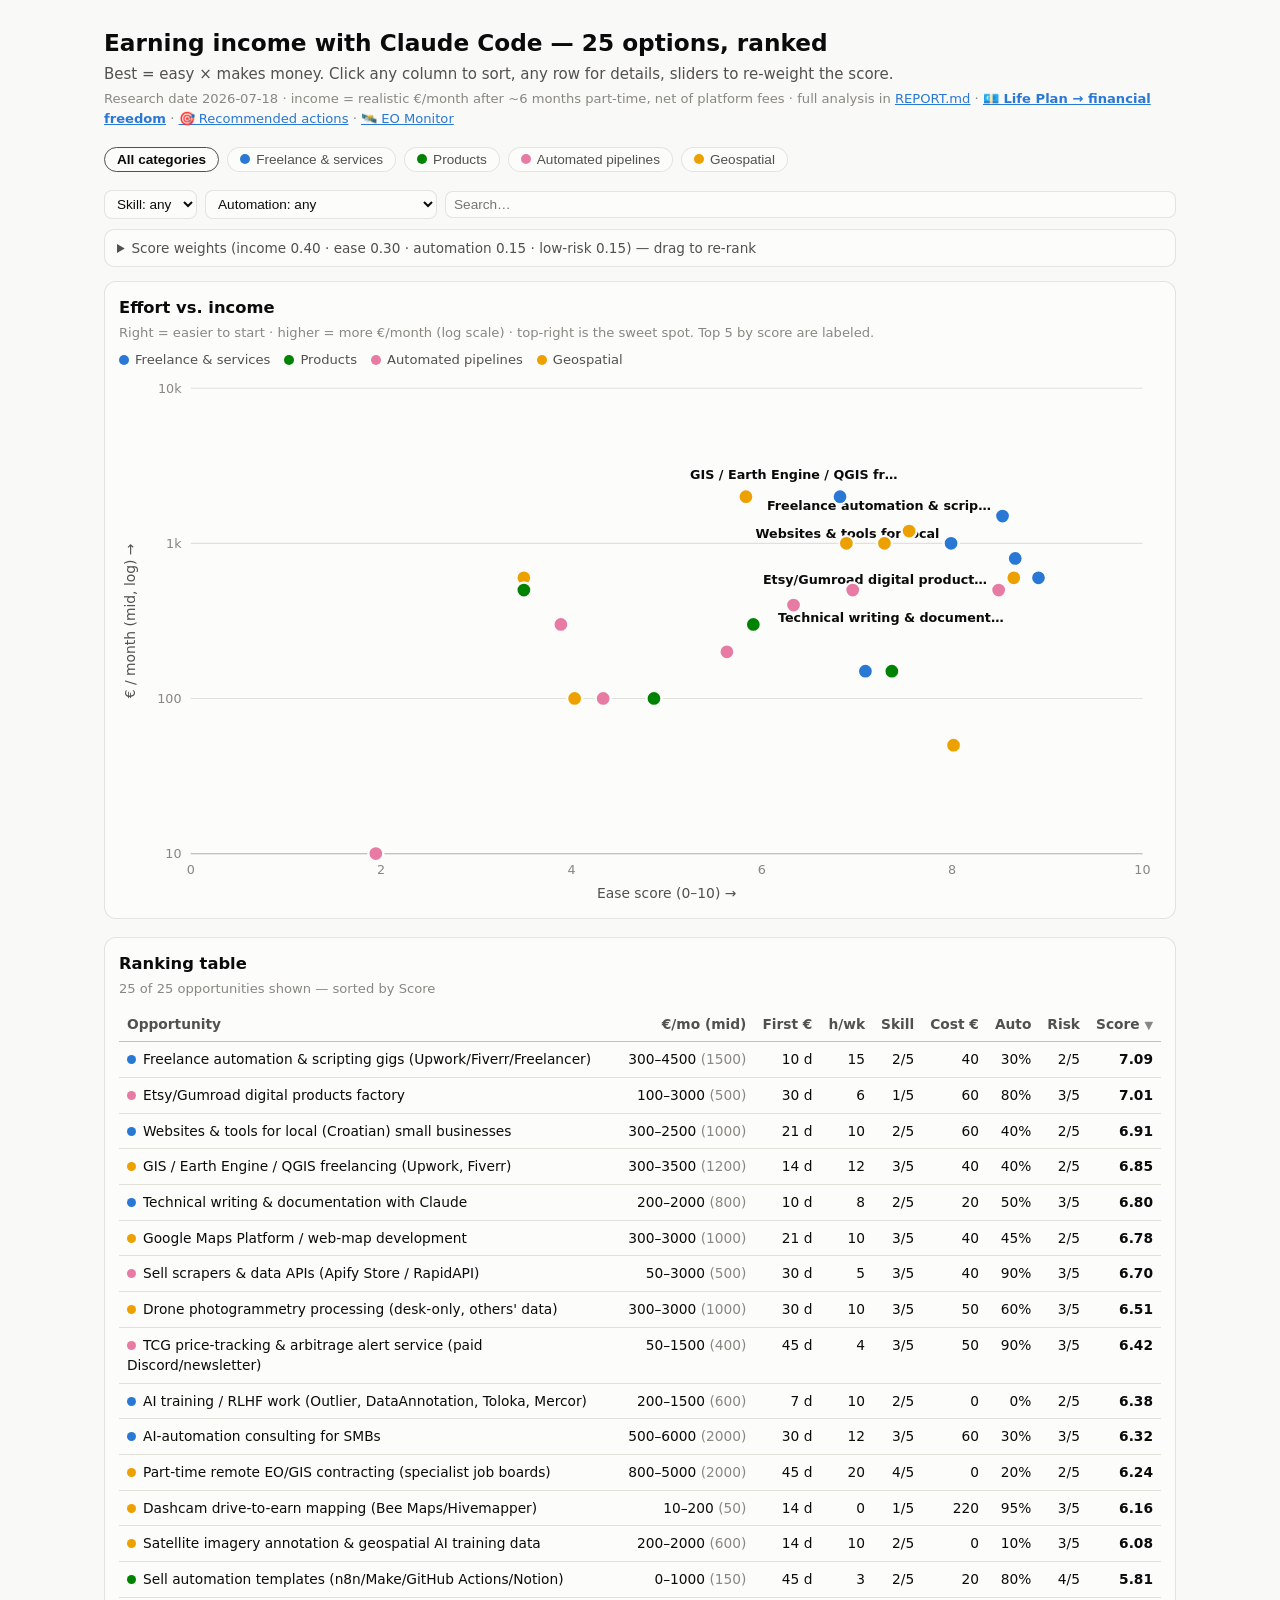
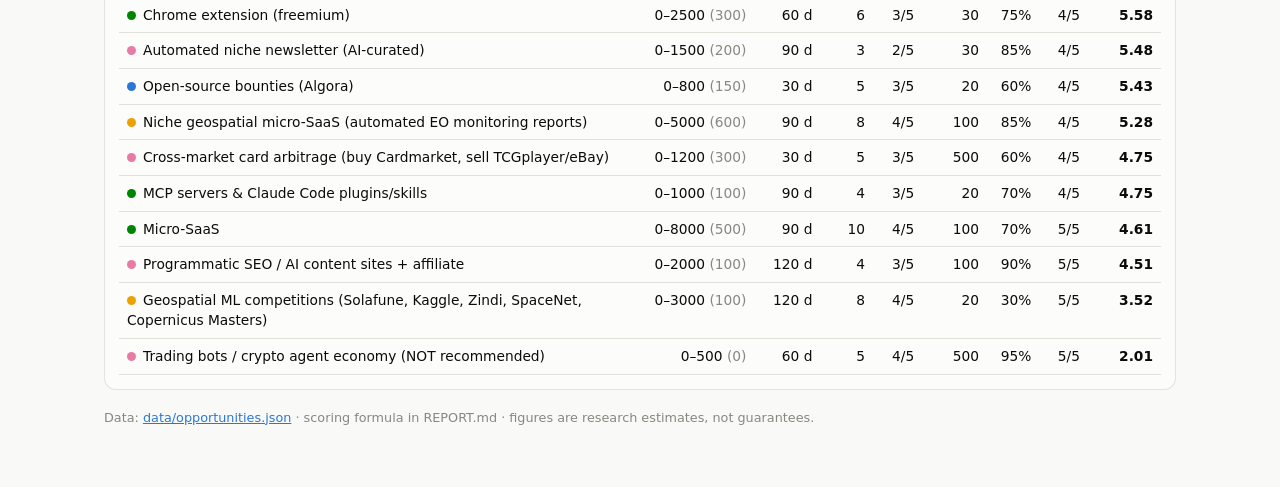
<file: index.html>
<!DOCTYPE html>
<html lang="en">
<head>
<meta charset="utf-8">
<meta http-equiv="refresh" content="0; url=site/">
<meta name="theme-color" content="#1a1a19">
<title>Claude Code Income Opportunities</title>
<script>location.replace("site/" + location.hash);</script>
</head>
<body style="background:#0d0d0d;color:#c3c2b7;font-family:system-ui,sans-serif;padding:2rem">
<a href="site/" style="color:#3987e5">Open the Income Opportunities Dashboard →</a>
</body>
</html>
</file>
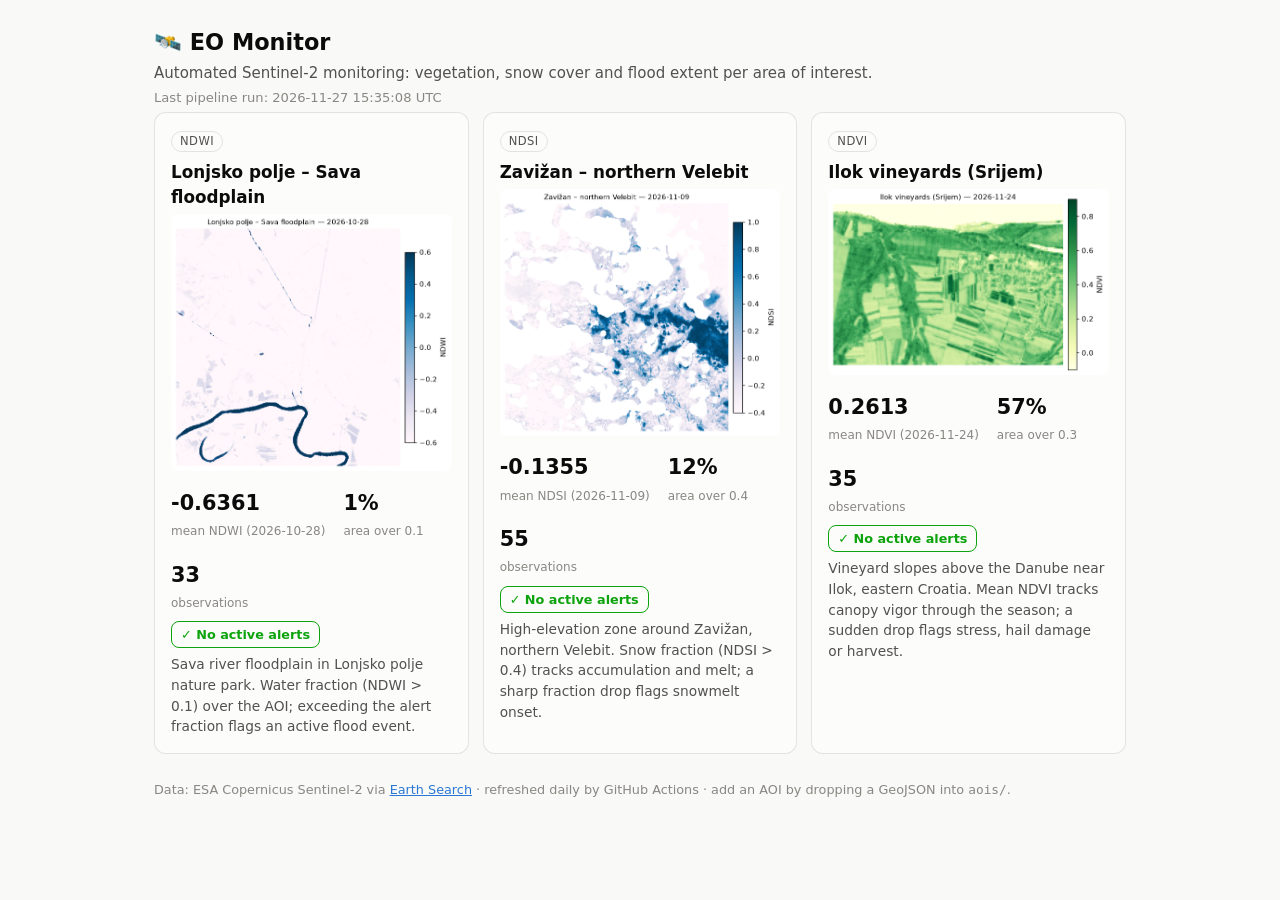
<file: eo-monitor/index.html>
<!DOCTYPE html>
<html lang="en">
<head>
<meta charset="utf-8">
<meta http-equiv="refresh" content="0; url=site/">
<meta name="theme-color" content="#1a1a19">
<title>EO Monitor</title>
<script>location.replace("site/" + location.hash);</script>
</head>
<body style="background:#0d0d0d;color:#c3c2b7;font-family:system-ui,sans-serif;padding:2rem">
<a href="site/" style="color:#3987e5">Open EO Monitor →</a>
</body>
</html>
</file>
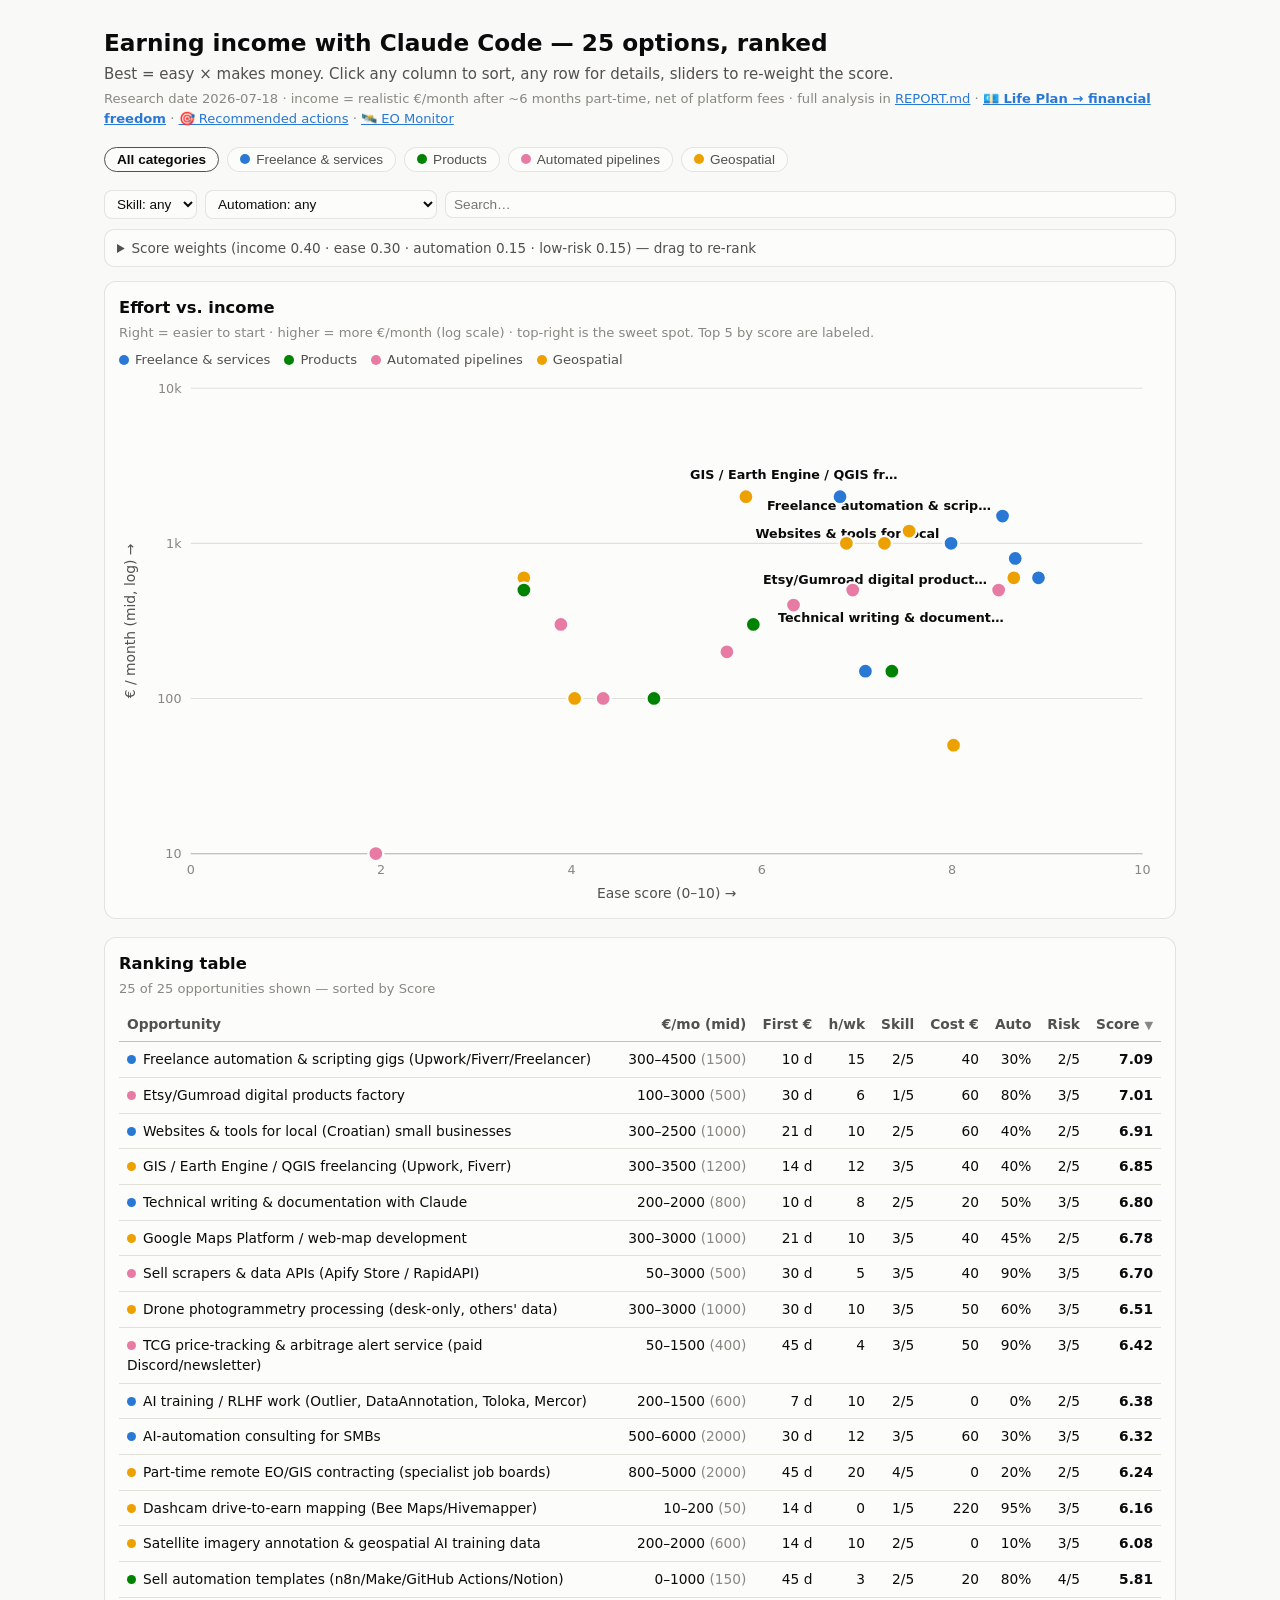
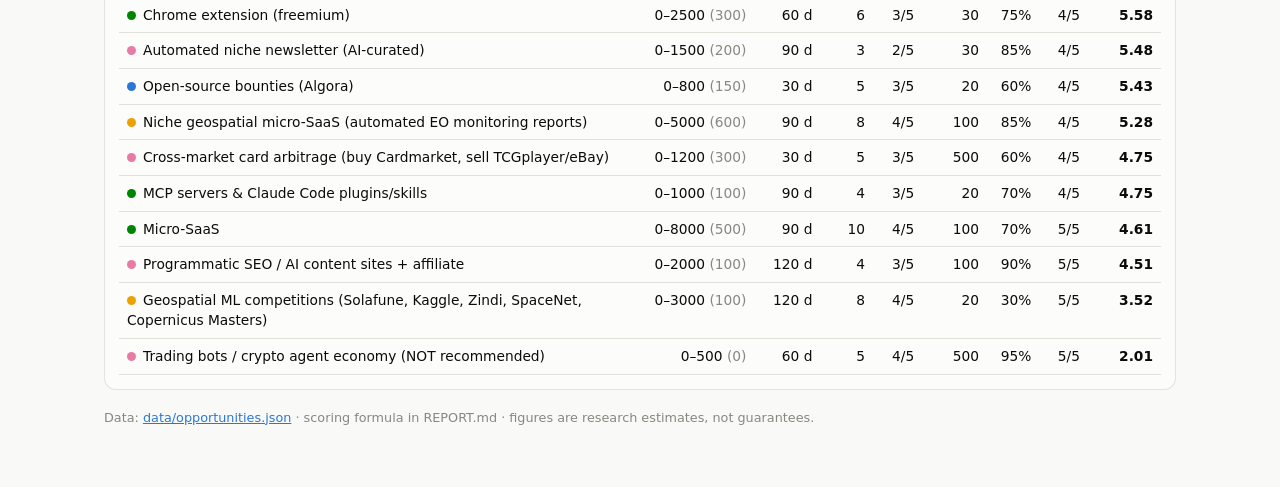
<file: site/index.html>
<!DOCTYPE html>
<html lang="en">
<head>
<meta charset="utf-8">
<meta name="viewport" content="width=device-width, initial-scale=1">
<title>Claude Code Income Opportunities — Dashboard</title>
<link rel="icon" href="data:image/svg+xml,<svg xmlns='http://www.w3.org/2000/svg' viewBox='0 0 100 100'><text y='.9em' font-size='90'>💶</text></svg>">
<style>
  :root {
    color-scheme: light;
    --page: #f9f9f7; --surface-1: #fcfcfb;
    --text-primary: #0b0b0b; --text-secondary: #52514e; --muted: #898781;
    --grid: #e1e0d9; --baseline: #c3c2b7; --border: rgba(11,11,11,.10);
    --cat-freelance: #2a78d6; --cat-product: #008300;
    --cat-automated: #e87ba4; --cat-geospatial: #eda100;
    --accent: #2a78d6;
  }
  @media (prefers-color-scheme: dark) {
    :root:not([data-theme="light"]) {
      color-scheme: dark;
      --page: #0d0d0d; --surface-1: #1a1a19;
      --text-primary: #ffffff; --text-secondary: #c3c2b7; --muted: #898781;
      --grid: #2c2c2a; --baseline: #383835; --border: rgba(255,255,255,.10);
      --cat-freelance: #3987e5; --cat-product: #008300;
      --cat-automated: #d55181; --cat-geospatial: #c98500;
      --accent: #3987e5;
    }
  }
  :root[data-theme="dark"] {
    color-scheme: dark;
    --page: #0d0d0d; --surface-1: #1a1a19;
    --text-primary: #ffffff; --text-secondary: #c3c2b7; --muted: #898781;
    --grid: #2c2c2a; --baseline: #383835; --border: rgba(255,255,255,.10);
    --cat-freelance: #3987e5; --cat-product: #008300;
    --cat-automated: #d55181; --cat-geospatial: #c98500;
    --accent: #3987e5;
  }
  * { box-sizing: border-box; }
  body {
    margin: 0; background: var(--page); color: var(--text-primary);
    font: 15px/1.5 system-ui, -apple-system, "Segoe UI", sans-serif;
  }
  .wrap { max-width: 1100px; margin: 0 auto; padding: 20px 14px 60px; }
  header h1 { font-size: 1.45rem; margin: 6px 0 2px; }
  header p { color: var(--text-secondary); margin: 0 0 4px; }
  header .small { font-size: .82rem; color: var(--muted); }
  a { color: var(--accent); }

  .controls {
    display: flex; flex-wrap: wrap; gap: 8px; align-items: center;
    margin: 18px 0 10px;
  }
  .chip {
    border: 1px solid var(--border); background: var(--surface-1);
    color: var(--text-secondary); border-radius: 999px; padding: 4px 12px;
    cursor: pointer; font-size: .85rem; display: inline-flex; align-items: center; gap: 6px;
  }
  .chip .dot { width: 10px; height: 10px; border-radius: 50%; display: inline-block; }
  .chip.active { color: var(--text-primary); border-color: var(--text-secondary); font-weight: 600; }
  .controls select, .controls input[type=search] {
    background: var(--surface-1); color: var(--text-primary);
    border: 1px solid var(--border); border-radius: 8px; padding: 5px 8px; font-size: .85rem;
  }
  .controls input[type=search] { min-width: 160px; flex: 1; }

  details.weights {
    background: var(--surface-1); border: 1px solid var(--border);
    border-radius: 10px; padding: 8px 12px; margin: 0 0 14px; font-size: .85rem;
  }
  details.weights summary { cursor: pointer; color: var(--text-secondary); }
  .wrow { display: flex; align-items: center; gap: 8px; margin: 6px 0; flex-wrap: wrap; }
  .wrow label { width: 130px; color: var(--text-secondary); }
  .wrow output { width: 40px; text-align: right; font-variant-numeric: tabular-nums; }
  .wrow input[type=range] { flex: 1; min-width: 120px; accent-color: var(--accent); }

  .card {
    background: var(--surface-1); border: 1px solid var(--border);
    border-radius: 12px; padding: 14px; margin-bottom: 18px;
  }
  .card h2 { font-size: 1.02rem; margin: 0 0 2px; }
  .card .sub { font-size: .82rem; color: var(--muted); margin: 0 0 8px; }
  .legend { display: flex; flex-wrap: wrap; gap: 14px; font-size: .82rem; color: var(--text-secondary); margin: 6px 0 2px; }
  .legend span { display: inline-flex; align-items: center; gap: 6px; }
  .legend .dot { width: 10px; height: 10px; border-radius: 50%; }

  #scatterbox { position: relative; }
  #scatter { width: 100%; height: auto; display: block; }
  #tooltip {
    position: absolute; pointer-events: none; display: none; z-index: 5;
    background: var(--surface-1); color: var(--text-primary);
    border: 1px solid var(--border); border-radius: 8px;
    box-shadow: 0 4px 14px rgba(0,0,0,.18);
    padding: 8px 10px; font-size: .8rem; max-width: 260px;
  }
  #tooltip .t-name { font-weight: 600; }
  #tooltip .t-meta { color: var(--text-secondary); }

  .tablebox { overflow-x: auto; }
  table { border-collapse: collapse; width: 100%; font-size: .86rem; min-width: 860px; }
  th, td { text-align: left; padding: 7px 8px; border-bottom: 1px solid var(--grid); vertical-align: top; }
  th {
    cursor: pointer; user-select: none; white-space: nowrap;
    color: var(--text-secondary); font-weight: 600; border-bottom: 1px solid var(--baseline);
    position: sticky; top: 0; background: var(--surface-1);
  }
  th .arr { font-size: .7rem; color: var(--muted); }
  td.num, th.num { text-align: right; font-variant-numeric: tabular-nums; white-space: nowrap; }
  tr.datarow { cursor: pointer; }
  tr.datarow:hover td { background: rgba(128,128,128,.07); }
  .catmark { display: inline-block; width: 9px; height: 9px; border-radius: 50%; margin-right: 7px; }
  .score { font-weight: 700; }
  tr.detail td {
    background: rgba(128,128,128,.05); font-size: .84rem; color: var(--text-secondary);
    padding: 12px 14px;
  }
  tr.detail .cols { display: grid; grid-template-columns: 1fr 1fr; gap: 10px 24px; }
  @media (max-width: 700px) { tr.detail .cols { grid-template-columns: 1fr; } }
  tr.detail h4 { margin: 0 0 4px; color: var(--text-primary); font-size: .84rem; }
  tr.detail ol { margin: 0 0 8px 18px; padding: 0; }
  tr.detail p { margin: 0 0 8px; }
  .risknote { color: var(--muted); font-size: .78rem; }
  footer { color: var(--muted); font-size: .8rem; margin-top: 8px; }
</style>
</head>
<body>
<div class="wrap">
  <header>
    <h1>Earning income with Claude Code — 25 options, ranked</h1>
    <p>Best = easy × makes money. Click any column to sort, any row for details, sliders to re-weight the score.</p>
    <p class="small">Research date 2026-07-18 · income = realistic €/month after ~6 months part-time, net of platform fees · full analysis in <a href="../REPORT.md">REPORT.md</a> · <a href="lifeplan.html"><b>💶 Life Plan → financial freedom</b></a> · <a href="actions.html">🎯 Recommended actions</a> · <a href="../eo-monitor/site/index.html">🛰️ EO Monitor</a></p>
  </header>

  <div class="controls" id="catchips"></div>
  <div class="controls">
    <select id="maxskill">
      <option value="5">Skill: any</option>
      <option value="1">Skill ≤ 1</option>
      <option value="2">Skill ≤ 2</option>
      <option value="3">Skill ≤ 3</option>
      <option value="4">Skill ≤ 4</option>
    </select>
    <select id="minauto">
      <option value="0">Automation: any</option>
      <option value="50">Automation ≥ 50%</option>
      <option value="80">Automation ≥ 80% (set &amp; forget)</option>
      <option value="90">Automation ≥ 90%</option>
    </select>
    <input type="search" id="search" placeholder="Search…" aria-label="Search opportunities">
  </div>

  <details class="weights">
    <summary>Score weights (income 0.40 · ease 0.30 · automation 0.15 · low-risk 0.15) — drag to re-rank</summary>
    <div class="wrow"><label for="w-income">Income</label><input type="range" id="w-income" min="0" max="100" value="40"><output id="o-income">0.40</output></div>
    <div class="wrow"><label for="w-ease">Ease</label><input type="range" id="w-ease" min="0" max="100" value="30"><output id="o-ease">0.30</output></div>
    <div class="wrow"><label for="w-auto">Automation</label><input type="range" id="w-auto" min="0" max="100" value="15"><output id="o-auto">0.15</output></div>
    <div class="wrow"><label for="w-risk">Low risk</label><input type="range" id="w-risk" min="0" max="100" value="15"><output id="o-risk">0.15</output></div>
  </details>

  <div class="card">
    <h2>Effort vs. income</h2>
    <p class="sub">Right = easier to start · higher = more €/month (log scale) · top-right is the sweet spot. Top 5 by score are labeled.</p>
    <div class="legend" id="legend"></div>
    <div id="scatterbox">
      <svg id="scatter" viewBox="0 0 900 460" role="img" aria-label="Scatter plot of ease score versus monthly income for each opportunity"></svg>
      <div id="tooltip"></div>
    </div>
  </div>

  <div class="card">
    <h2>Ranking table</h2>
    <p class="sub" id="count"></p>
    <div class="tablebox">
      <table id="tbl">
        <thead><tr id="headrow"></tr></thead>
        <tbody id="tbody"></tbody>
      </table>
    </div>
  </div>

  <footer>Data: <a href="../data/opportunities.json">data/opportunities.json</a> · scoring formula in REPORT.md · figures are research estimates, not guarantees.</footer>
</div>

<script>
"use strict";
const CATS = ["freelance", "product", "automated", "geospatial"];
const CATLABEL = { freelance: "Freelance & services", product: "Products", automated: "Automated pipelines", geospatial: "Geospatial" };
const catColor = c => getComputedStyle(document.documentElement).getPropertyValue("--cat-" + c).trim();

const clamp = (x, lo = 0, hi = 10) => Math.max(lo, Math.min(hi, x));
function subscores(o) {
  const income = clamp(10 * Math.log10(Math.max(o.income_mid, 1)) / Math.log10(20000));
  const ease = ((5 - o.skill) / 4 * 10
    + clamp(10 - o.time_to_first_eur_days / 90 * 10)
    + clamp(10 - o.upfront_cost_eur / 500 * 10)) / 3;
  return { income, ease, automation: o.automation_pct / 10, lowrisk: (5 - o.risk) / 4 * 10 };
}
function totalScore(o, w) {
  const s = subscores(o);
  const sum = w.income + w.ease + w.auto + w.risk || 1;
  return (w.income * s.income + w.ease * s.ease + w.auto * s.automation + w.risk * s.lowrisk) / sum;
}

const state = {
  data: [], cat: "all", maxskill: 5, minauto: 0, q: "",
  sortKey: "total", sortDir: -1, open: null,
  w: { income: 40, ease: 30, auto: 15, risk: 15 },
};

const COLS = [
  { key: "name", label: "Opportunity", num: false },
  { key: "income_mid", label: "€/mo (mid)", num: true },
  { key: "time_to_first_eur_days", label: "First €", num: true },
  { key: "hours_per_week", label: "h/wk", num: true },
  { key: "skill", label: "Skill", num: true },
  { key: "upfront_cost_eur", label: "Cost €", num: true },
  { key: "automation_pct", label: "Auto", num: true },
  { key: "risk", label: "Risk", num: true },
  { key: "total", label: "Score", num: true },
];

function filtered() {
  const q = state.q.toLowerCase();
  return state.data
    .filter(o => (state.cat === "all" || o.category === state.cat)
      && o.skill <= state.maxskill
      && o.automation_pct >= state.minauto
      && (!q || (o.name + " " + o.description).toLowerCase().includes(q)))
    .map(o => ({ ...o, total: totalScore(o, state.w) }))
    .sort((a, b) => {
      const k = state.sortKey;
      const av = a[k], bv = b[k];
      const cmp = typeof av === "string" ? av.localeCompare(bv) : av - bv;
      return cmp * state.sortDir || b.total - a.total;
    });
}

function renderChips() {
  const el = document.getElementById("catchips");
  el.innerHTML = "";
  const mk = (val, label, color) => {
    const b = document.createElement("button");
    b.className = "chip" + (state.cat === val ? " active" : "");
    if (color) b.innerHTML = `<span class="dot" style="background:${color}"></span>`;
    b.appendChild(document.createTextNode(label));
    b.onclick = () => { state.cat = val; render(); };
    el.appendChild(b);
  };
  mk("all", "All categories", null);
  CATS.forEach(c => mk(c, CATLABEL[c], catColor(c)));
}

function renderLegend() {
  document.getElementById("legend").innerHTML = CATS.map(c =>
    `<span><span class="dot" style="background:${catColor(c)}"></span>${CATLABEL[c]}</span>`).join("");
}

function fmtIncome(o) { return `${o.income_low}–${o.income_high} <span style="color:var(--muted)">(${o.income_mid})</span>`; }

function renderTable(rows) {
  const head = document.getElementById("headrow");
  head.innerHTML = "";
  COLS.forEach(c => {
    const th = document.createElement("th");
    if (c.num) th.className = "num";
    th.innerHTML = c.label + (state.sortKey === c.key ? ` <span class="arr">${state.sortDir < 0 ? "▼" : "▲"}</span>` : "");
    th.onclick = () => {
      if (state.sortKey === c.key) state.sortDir *= -1;
      else { state.sortKey = c.key; state.sortDir = c.key === "name" ? 1 : -1; }
      render();
    };
    head.appendChild(th);
  });

  const tb = document.getElementById("tbody");
  tb.innerHTML = "";
  rows.forEach(o => {
    const tr = document.createElement("tr");
    tr.className = "datarow";
    tr.innerHTML =
      `<td><span class="catmark" style="background:${catColor(o.category)}"></span>${o.name}</td>` +
      `<td class="num">${fmtIncome(o)}</td>` +
      `<td class="num">${o.time_to_first_eur_days} d</td>` +
      `<td class="num">${o.hours_per_week}</td>` +
      `<td class="num">${o.skill}/5</td>` +
      `<td class="num">${o.upfront_cost_eur}</td>` +
      `<td class="num">${o.automation_pct}%</td>` +
      `<td class="num">${o.risk}/5</td>` +
      `<td class="num score">${o.total.toFixed(2)}</td>`;
    tr.onclick = () => { state.open = state.open === o.id ? null : o.id; render(); };
    tb.appendChild(tr);
    if (state.open === o.id) {
      const dr = document.createElement("tr");
      dr.className = "detail";
      const steps = o.first_steps.map(s => `<li>${s}</li>`).join("");
      const links = o.links.map(u => `<a href="${u}" target="_blank" rel="noopener">${new URL(u).hostname.replace("www.", "")}</a>`).join(" · ");
      dr.innerHTML = `<td colspan="${COLS.length}"><div class="cols">
        <div><h4>What & why</h4><p>${o.description}</p><p class="risknote">Croatia: ${o.croatia_notes}</p></div>
        <div><h4>First 3 steps</h4><ol>${steps}</ol><h4>Sources</h4><p>${links}</p></div>
      </div></td>`;
      tb.appendChild(dr);
    }
  });
  document.getElementById("count").textContent =
    `${rows.length} of ${state.data.length} opportunities shown — sorted by ${COLS.find(c => c.key === state.sortKey).label}`;
}

function renderScatter(rows) {
  const svg = document.getElementById("scatter");
  const W = 900, H = 460, L = 62, R = 16, T = 14, B = 44;
  const x = v => L + (v / 10) * (W - L - R);
  const yMin = Math.log10(10), yMax = Math.log10(10000);
  const y = eur => {
    const lv = Math.log10(Math.max(eur, 10));
    return T + (1 - (lv - yMin) / (yMax - yMin)) * (H - T - B);
  };
  let g = "";
  [10, 100, 1000, 10000].forEach(v => {
    g += `<line x1="${L}" y1="${y(v)}" x2="${W - R}" y2="${y(v)}" stroke="var(--grid)" stroke-width="1"/>` +
      `<text x="${L - 8}" y="${y(v) + 4}" text-anchor="end" font-size="11" fill="var(--muted)">${v >= 1000 ? (v / 1000) + "k" : v}</text>`;
  });
  [0, 2, 4, 6, 8, 10].forEach(v => {
    g += `<text x="${x(v)}" y="${H - B + 18}" text-anchor="middle" font-size="11" fill="var(--muted)">${v}</text>`;
  });
  g += `<line x1="${L}" y1="${H - B}" x2="${W - R}" y2="${H - B}" stroke="var(--baseline)" stroke-width="1"/>`;
  g += `<text x="${(L + W - R) / 2}" y="${H - 6}" text-anchor="middle" font-size="12" fill="var(--text-secondary)">Ease score (0–10) →</text>`;
  g += `<text x="14" y="${(T + H - B) / 2}" text-anchor="middle" font-size="12" fill="var(--text-secondary)" transform="rotate(-90 14 ${(T + H - B) / 2})">€ / month (mid, log) →</text>`;

  const top5 = [...rows].sort((a, b) => b.total - a.total).slice(0, 5).map(o => o.id);
  const placedLabels = [];
  rows.forEach(o => {
    const s = subscores(o);
    const cx = x(s.ease), cy = y(o.income_mid);
    g += `<g class="pt" data-id="${o.id}">` +
      `<circle cx="${cx}" cy="${cy}" r="14" fill="transparent"/>` +
      `<circle cx="${cx}" cy="${cy}" r="6.5" fill="${catColor(o.category)}" stroke="var(--surface-1)" stroke-width="2"/>`;
    if (top5.includes(o.id)) {
      let short = o.name.split(" (")[0];
      if (short.length > 30) short = short.slice(0, 28) + "…";
      const wpx = short.length * 6.4 + 4;
      const anchor = cx > W - (wpx + 30) ? "end" : "start";
      const lx = anchor === "end" ? cx - 10 - wpx : cx + 10;
      // greedy vertical de-overlap against already-placed label boxes
      let ly = cy - 9;
      for (const dy of [0, 24, -22, 42, -40, 60]) {
        const cand = cy - 9 + dy;
        const clash = placedLabels.some(b =>
          lx < b.x + b.w && lx + wpx > b.x && Math.abs(cand - b.y) < 15);
        if (!clash) { ly = cand; break; }
      }
      placedLabels.push({ x: lx, y: ly, w: wpx });
      g += `<text x="${anchor === "end" ? cx - 10 : cx + 10}" y="${ly + 4}" text-anchor="${anchor}" font-size="11" font-weight="600" fill="var(--text-primary)" stroke="var(--surface-1)" stroke-width="3" paint-order="stroke">${short}</text>`;
    }
    g += `</g>`;
  });
  svg.innerHTML = g;

  const tip = document.getElementById("tooltip");
  const byId = Object.fromEntries(rows.map(o => [o.id, o]));
  svg.querySelectorAll("g.pt").forEach(el => {
    el.addEventListener("pointerenter", () => {
      const o = byId[el.dataset.id];
      tip.innerHTML = `<div class="t-name">${o.name}</div>` +
        `<div class="t-meta">${CATLABEL[o.category]} · score ${o.total.toFixed(2)}</div>` +
        `<div>€${o.income_low}–${o.income_high}/mo · first € in ${o.time_to_first_eur_days} d</div>` +
        `<div class="t-meta">skill ${o.skill}/5 · ${o.automation_pct}% automated · risk ${o.risk}/5</div>`;
      tip.style.display = "block";
    });
    el.addEventListener("pointermove", ev => {
      const box = document.getElementById("scatterbox").getBoundingClientRect();
      let px = ev.clientX - box.left + 14, py = ev.clientY - box.top + 12;
      if (px + 270 > box.width) px -= 290;
      tip.style.left = px + "px"; tip.style.top = py + "px";
    });
    el.addEventListener("pointerleave", () => { tip.style.display = "none"; });
  });
}

function render() {
  const rows = filtered();
  renderChips();
  renderLegend();
  renderScatter(rows);
  renderTable(rows);
}

["income", "ease", "auto", "risk"].forEach(k => {
  const inp = document.getElementById("w-" + k);
  inp.addEventListener("input", () => {
    state.w[k] = +inp.value;
    const sum = state.w.income + state.w.ease + state.w.auto + state.w.risk || 1;
    for (const kk of ["income", "ease", "auto", "risk"])
      document.getElementById("o-" + kk).textContent = (state.w[kk] / sum).toFixed(2);
    render();
  });
});
document.getElementById("maxskill").addEventListener("change", e => { state.maxskill = +e.target.value; render(); });
document.getElementById("minauto").addEventListener("change", e => { state.minauto = +e.target.value; render(); });
document.getElementById("search").addEventListener("input", e => { state.q = e.target.value; render(); });
window.matchMedia("(prefers-color-scheme: dark)").addEventListener("change", render);

fetch("../data/opportunities.json")
  .then(r => r.json())
  .then(d => { state.data = d.opportunities; render(); })
  .catch(() => {
    document.getElementById("count").textContent =
      "Could not load data/opportunities.json — serve the repo root (python -m http.server) and open /site/, don't open the file directly.";
  });
</script>
</body>
</html>
</file>
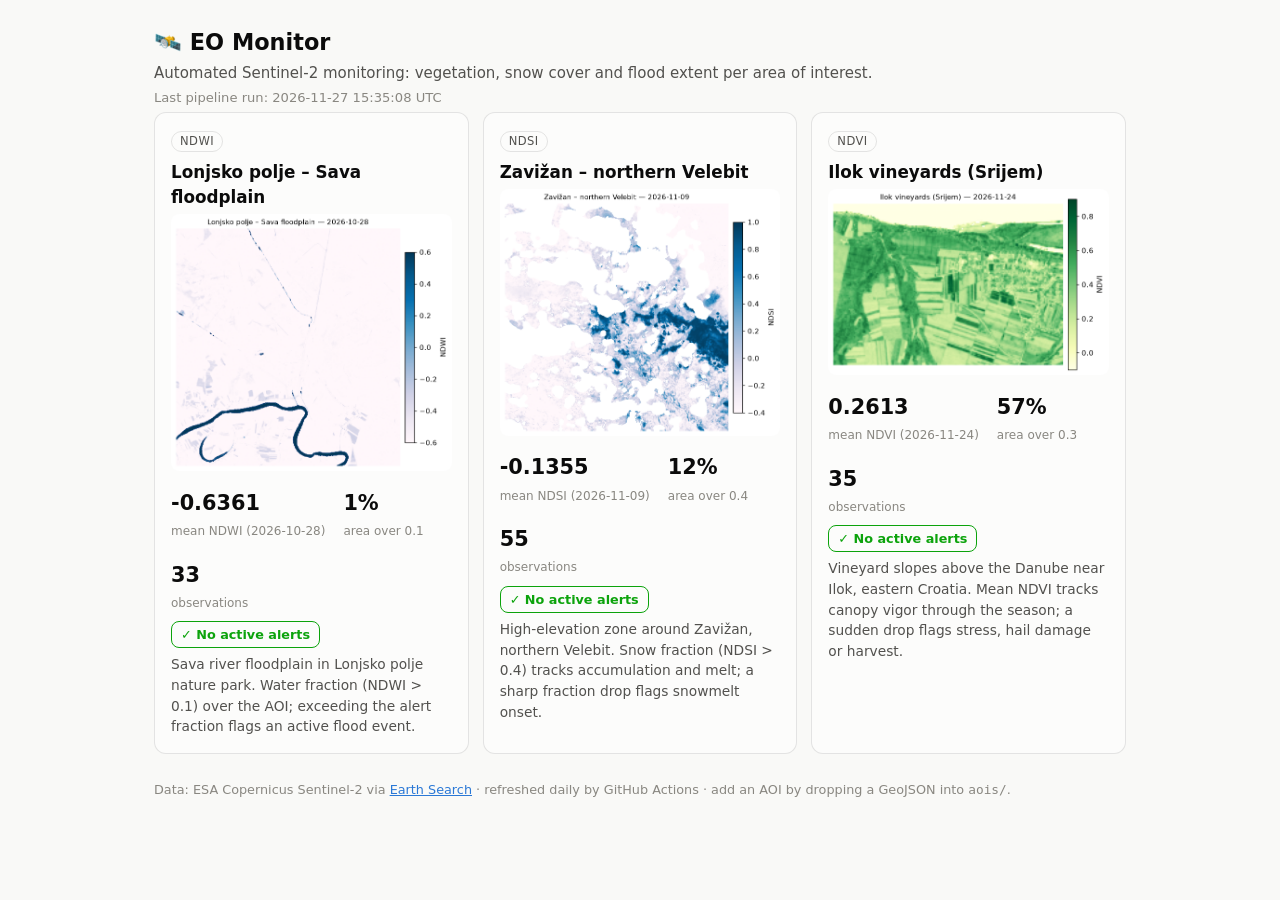
<file: eo-monitor/site/index.html>
<!DOCTYPE html>
<html lang="en">
<head>
<meta charset="utf-8">
<meta name="viewport" content="width=device-width, initial-scale=1">
<title>EO Monitor — Sentinel-2 AOI reports</title>
<link rel="stylesheet" href="style.css">
<link rel="icon" href="data:image/svg+xml,<svg xmlns='http://www.w3.org/2000/svg' viewBox='0 0 100 100'><text y='.9em' font-size='90'>🛰️</text></svg>">
</head>
<body>
<div class="wrap">
  <header>
    <h1>🛰️ EO Monitor</h1>
    <p>Automated Sentinel-2 monitoring: vegetation, snow cover and flood extent per area of interest.</p>
    <p class="small" id="generated">Loading…</p>
  </header>
  <div class="cards" id="cards"></div>
  <footer>Data: ESA Copernicus Sentinel-2 via <a href="https://earth-search.aws.element84.com/v1">Earth Search</a> · refreshed daily by GitHub Actions · add an AOI by dropping a GeoJSON into <code>aois/</code>.</footer>
</div>
<script>
"use strict";
const FLAG_LABEL = { flood_detected: "⚠ Flood detected", ndvi_drop: "⚠ Vegetation drop", snowmelt_onset: "⚠ Snowmelt onset" };
fetch("../data/index.json").then(r => r.json()).then(d => {
  document.getElementById("generated").textContent =
    "Last pipeline run: " + d.generated.replace("T", " ").replace("+00:00", " UTC");
  const cards = document.getElementById("cards");
  d.aois.forEach(a => {
    const latest = a.latest || {};
    const flags = (latest.flags || []).map(f => `<span class="flag">${FLAG_LABEL[f] || f}</span>`).join("")
      || `<span class="flag ok">✓ No active alerts</span>`;
    const lastMap = a.maps && a.maps.length ? `../data/${a.id}/${a.maps[a.maps.length - 1]}` : null;
    const el = document.createElement("div");
    el.className = "card";
    el.innerHTML =
      `<span class="tag">${a.index_label}</span>` +
      `<h2><a href="aoi.html?id=${a.id}">${a.name}</a></h2>` +
      (lastMap ? `<a href="aoi.html?id=${a.id}"><img class="mapimg" src="${lastMap}" alt="Latest ${a.index_label} map of ${a.name}"></a>` : "") +
      `<div class="stat-row">` +
      `<span class="stat"><span class="v">${latest.mean_index ?? "–"}</span><br><span class="l">mean ${a.index_label} (${latest.date ?? "no data"})</span></span>` +
      `<span class="stat"><span class="v">${latest.frac_above != null ? Math.round(latest.frac_above * 100) + "%" : "–"}</span><br><span class="l">area over ${a.index_threshold}</span></span>` +
      `<span class="stat"><span class="v">${a.n_observations}</span><br><span class="l">observations</span></span>` +
      `</div>` + flags +
      `<p class="desc">${a.description}</p>`;
    cards.appendChild(el);
  });
}).catch(() => {
  document.getElementById("generated").textContent =
    "Could not load data/index.json — serve the repo root (python -m http.server) and open /site/.";
});
</script>
</body>
</html>
</file>
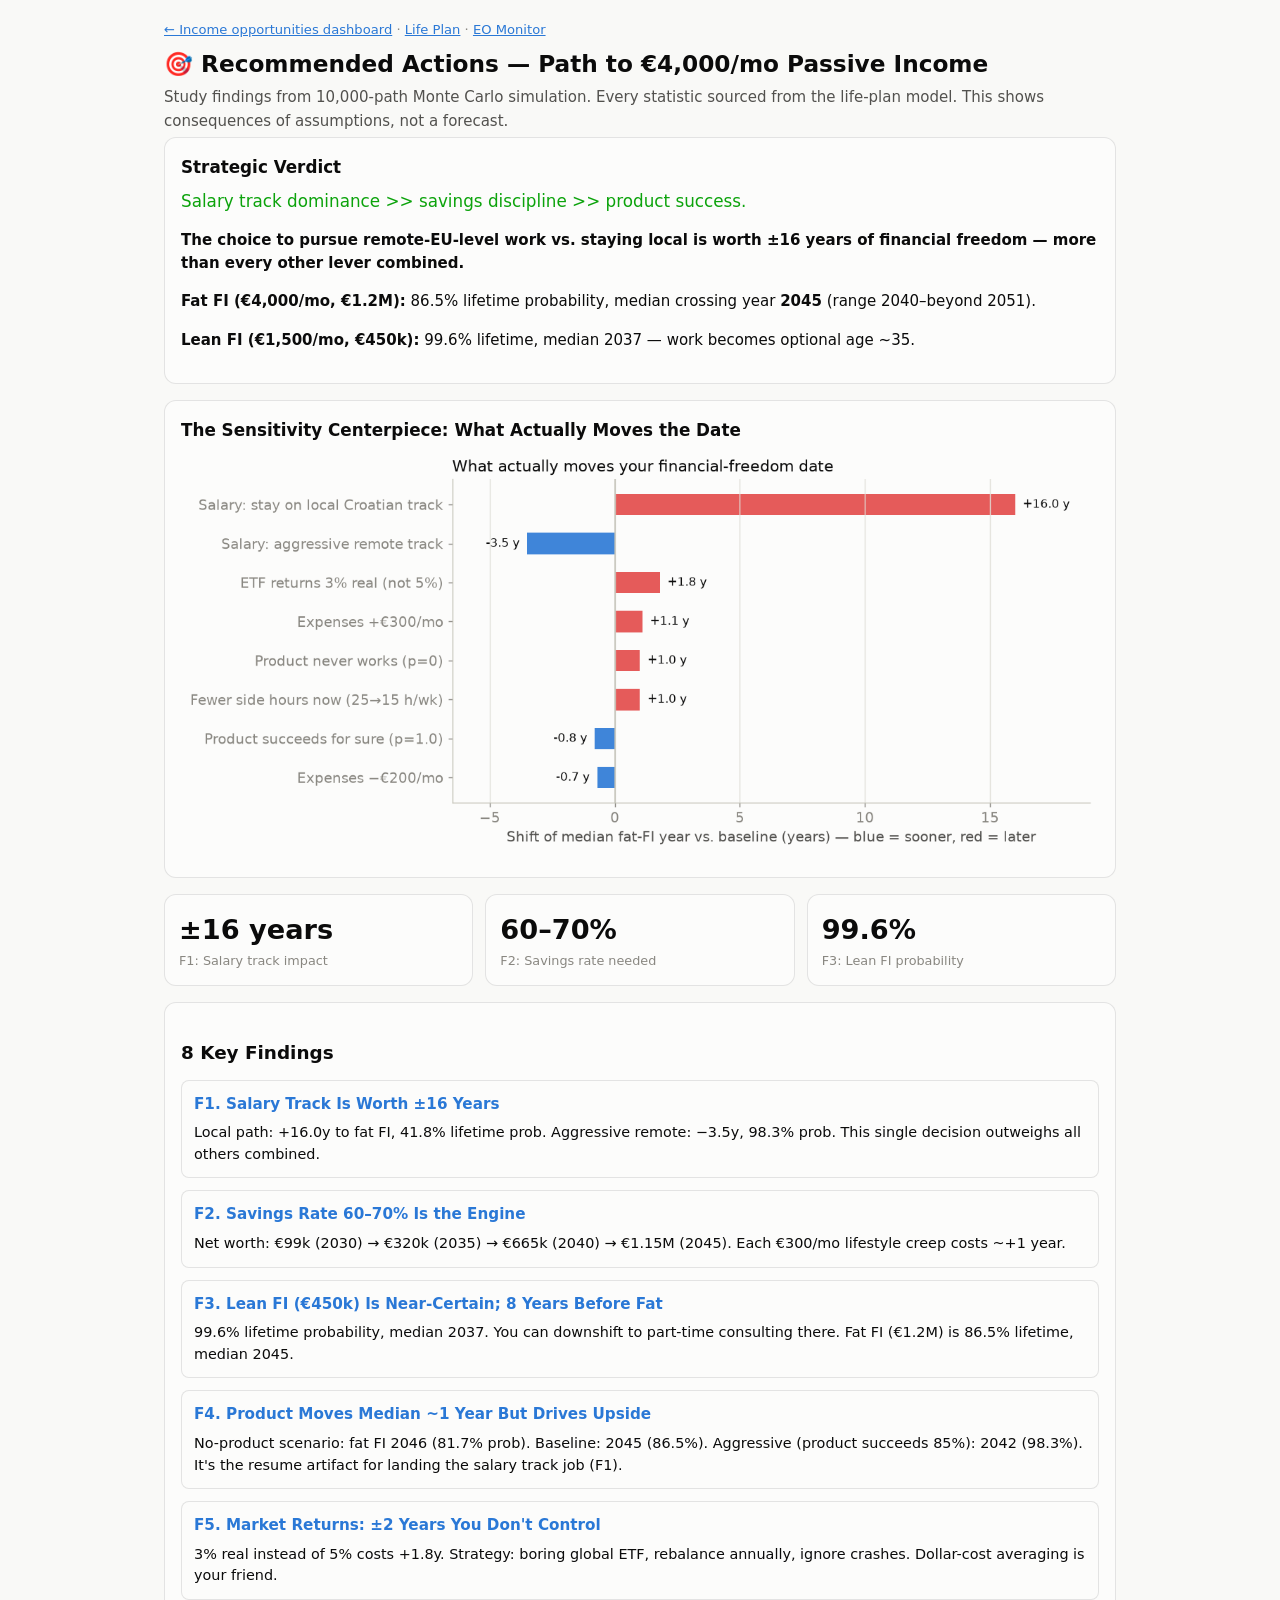
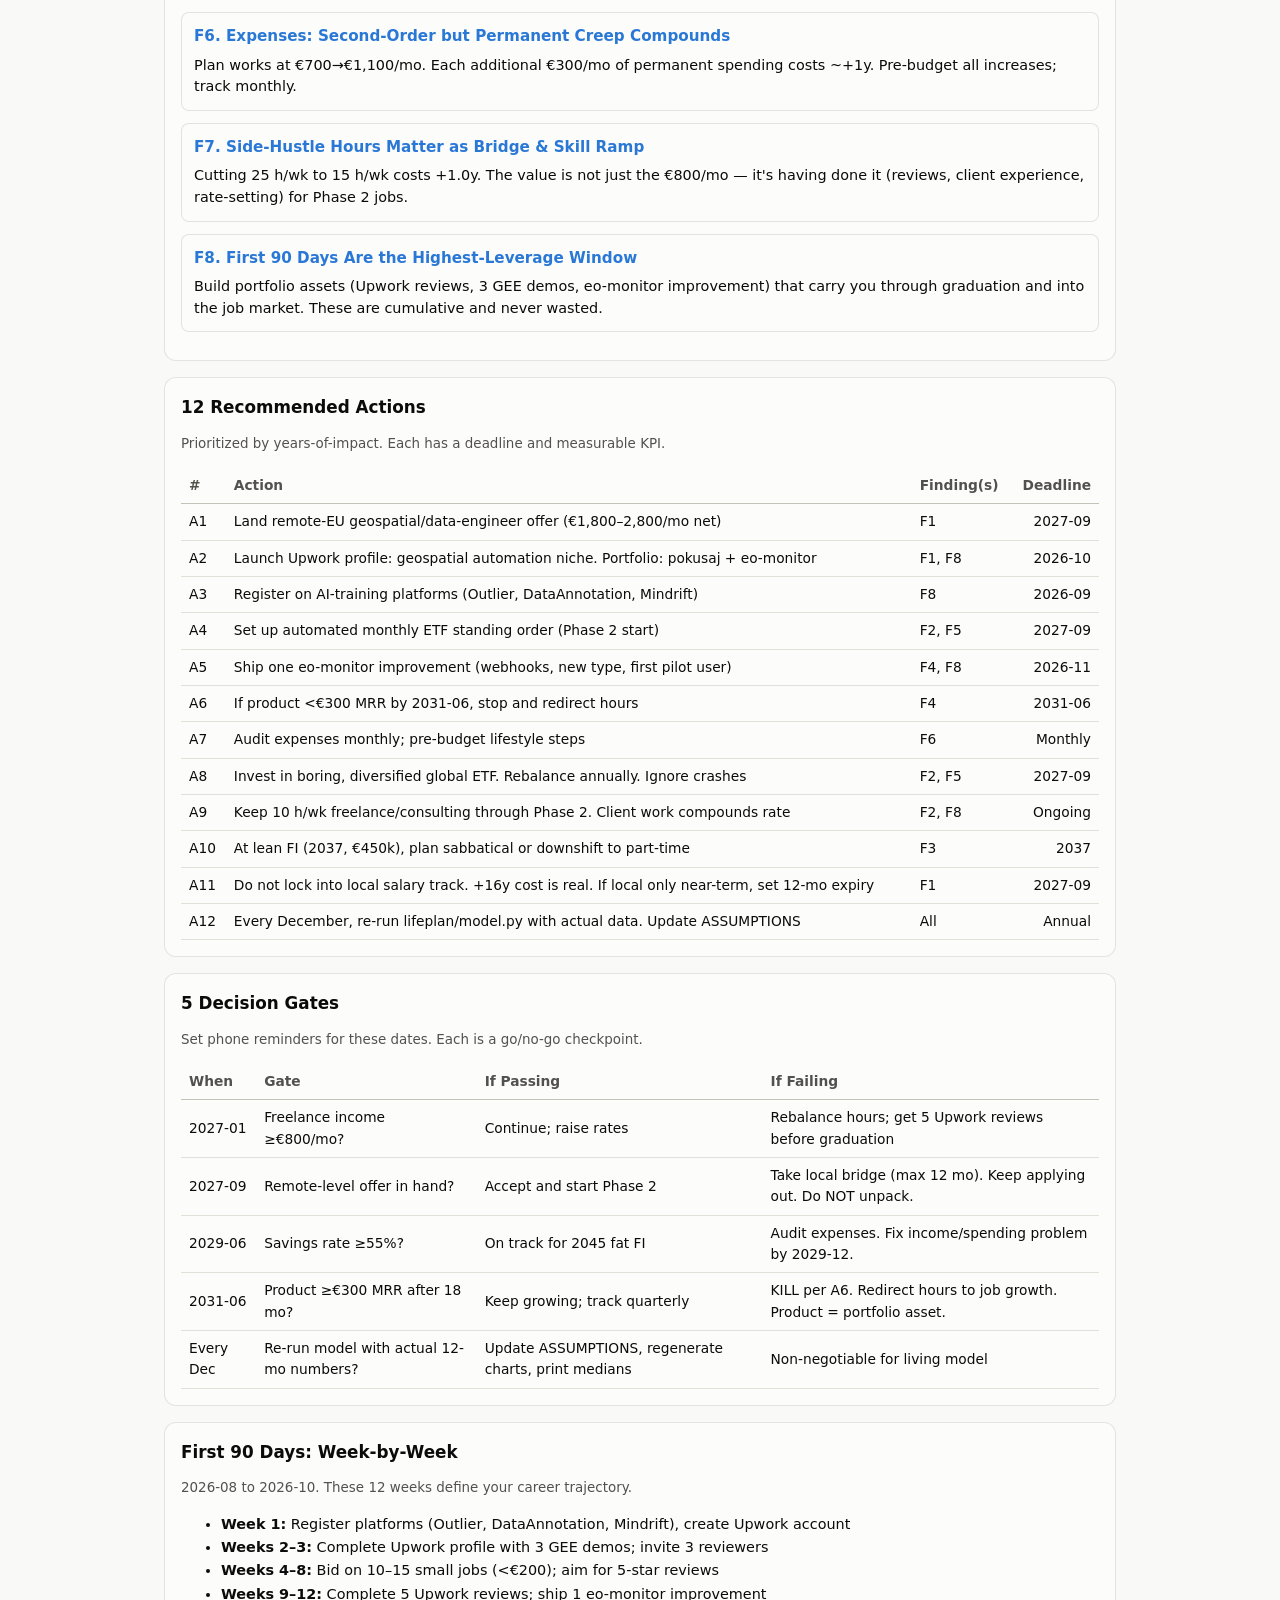
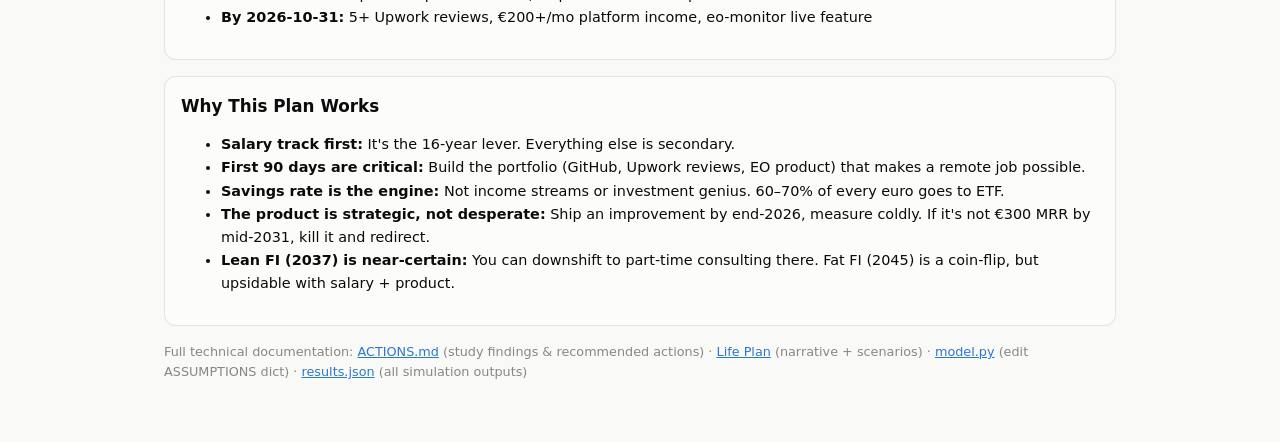
<file: site/actions.html>
<!DOCTYPE html>
<html lang="en">
<head>
<meta charset="utf-8">
<meta name="viewport" content="width=device-width, initial-scale=1">
<title>Recommended Actions — Path to €4,000/mo Passive Income</title>
<link rel="icon" href="data:image/svg+xml,<svg xmlns='http://www.w3.org/2000/svg' viewBox='0 0 100 100'><text y='.9em' font-size='90'>🎯</text></svg>">
<style>
  :root {
    color-scheme: light;
    --page: #f9f9f7; --surface-1: #fcfcfb;
    --text-primary: #0b0b0b; --text-secondary: #52514e; --muted: #898781;
    --grid: #e1e0d9; --baseline: #c3c2b7; --border: rgba(11,11,11,.10);
    --accent: #2a78d6; --good: #0ca30c;
  }
  @media (prefers-color-scheme: dark) {
    :root:not([data-theme="light"]) {
      color-scheme: dark;
      --page: #0d0d0d; --surface-1: #1a1a19;
      --text-primary: #ffffff; --text-secondary: #c3c2b7; --muted: #898781;
      --grid: #2c2c2a; --baseline: #383835; --border: rgba(255,255,255,.10);
      --accent: #3987e5;
    }
  }
  :root[data-theme="dark"] {
    color-scheme: dark;
    --page: #0d0d0d; --surface-1: #1a1a19;
    --text-primary: #ffffff; --text-secondary: #c3c2b7; --muted: #898781;
    --grid: #2c2c2a; --baseline: #383835; --border: rgba(255,255,255,.10);
    --accent: #3987e5;
  }
  * { box-sizing: border-box; }
  body { margin: 0; background: var(--page); color: var(--text-primary);
         font: 15px/1.55 system-ui, -apple-system, "Segoe UI", sans-serif; }
  .wrap { max-width: 980px; margin: 0 auto; padding: 20px 14px 60px; }
  header h1 { font-size: 1.45rem; margin: 6px 0 4px; }
  header p { color: var(--text-secondary); margin: 0 0 4px; }
  .small { font-size: .82rem; color: var(--muted); }
  a { color: var(--accent); }
  .card { background: var(--surface-1); border: 1px solid var(--border);
          border-radius: 12px; padding: 16px; margin-bottom: 16px; }
  .card h2 { font-size: 1.05rem; margin: 0 0 8px; }
  .tiles { display: grid; grid-template-columns: repeat(auto-fit, minmax(200px, 1fr)); gap: 12px; margin-bottom: 16px; }
  .tile { background: var(--surface-1); border: 1px solid var(--border);
          border-radius: 12px; padding: 14px; }
  .tile .v { font-size: 1.7rem; font-weight: 700; }
  .tile .l { font-size: .8rem; color: var(--muted); }
  .tile .s { font-size: .8rem; color: var(--text-secondary); margin-top: 4px; }
  .chart { width: 100%; height: auto; border-radius: 8px; background: #fcfcfb; }
  .tablebox { overflow-x: auto; }
  table { border-collapse: collapse; width: 100%; font-size: .86rem; min-width: 560px; }
  th, td { text-align: left; padding: 7px 8px; border-bottom: 1px solid var(--grid); }
  th { color: var(--text-secondary); border-bottom-color: var(--baseline); font-weight: 600; }
  td.num, th.num { text-align: right; font-variant-numeric: tabular-nums; }
  footer { color: var(--muted); font-size: .8rem; margin-top: 10px; }
  .note { font-size: .84rem; color: var(--text-secondary); }
  .finding { background: var(--surface-1); border: 1px solid var(--border); border-radius: 8px; padding: 12px; margin-bottom: 12px; }
  .finding h4 { margin: 0 0 6px; font-size: 0.95rem; color: var(--accent); }
  .finding p { margin: 0; font-size: .9rem; line-height: 1.5; }
  .section-title { font-size: 1.15rem; font-weight: 600; margin: 20px 0 12px; color: var(--text-primary); }
  .verdict { font-size: 1.05rem; font-weight: 500; color: var(--good); margin: 8px 0; }
</style>
</head>
<body>
<div class="wrap">
  <header>
    <p class="small"><a href="index.html">← Income opportunities dashboard</a> · <a href="lifeplan.html">Life Plan</a> · <a href="../eo-monitor/site/index.html">EO Monitor</a></p>
    <h1>🎯 Recommended Actions — Path to €4,000/mo Passive Income</h1>
    <p>Study findings from 10,000-path Monte Carlo simulation. Every statistic sourced from the life-plan model. This shows consequences of assumptions, not a forecast.</p>
  </header>

  <div class="card">
    <h2>Strategic Verdict</h2>
    <p class="verdict">Salary track dominance >> savings discipline >> product success.</p>
    <p><strong>The choice to pursue remote-EU-level work vs. staying local is worth ±16 years of financial freedom — more than every other lever combined.</strong></p>
    <p><strong>Fat FI (€4,000/mo, €1.2M):</strong> 86.5% lifetime probability, median crossing year <strong>2045</strong> (range 2040–beyond 2051).</p>
    <p><strong>Lean FI (€1,500/mo, €450k):</strong> 99.6% lifetime, median 2037 — work becomes optional age ~35.</p>
  </div>

  <div class="card">
    <h2>The Sensitivity Centerpiece: What Actually Moves the Date</h2>
    <img class="chart" src="../data/lifeplan/sensitivity.png" alt="Sensitivity tornado chart showing which levers move fat-FI median year">
  </div>

  <div class="tiles" id="findings-tile"></div>

  <div class="card">
    <div class="section-title">8 Key Findings</div>
    <div id="findings"></div>
  </div>

  <div class="card">
    <h2>12 Recommended Actions</h2>
    <p class="note">Prioritized by years-of-impact. Each has a deadline and measurable KPI.</p>
    <div class="tablebox"><table>
      <thead><tr><th>#</th><th>Action</th><th>Finding(s)</th><th class="num">Deadline</th></tr></thead>
      <tbody id="actions"></tbody>
    </table></div>
  </div>

  <div class="card">
    <h2>5 Decision Gates</h2>
    <p class="note">Set phone reminders for these dates. Each is a go/no-go checkpoint.</p>
    <div class="tablebox"><table>
      <thead><tr><th>When</th><th>Gate</th><th>If Passing</th><th>If Failing</th></tr></thead>
      <tbody id="gates"></tbody>
    </table></div>
  </div>

  <div class="card">
    <h2>First 90 Days: Week-by-Week</h2>
    <p class="note">2026-08 to 2026-10. These 12 weeks define your career trajectory.</p>
    <ul style="font-size: .9rem; line-height: 1.6;">
      <li><strong>Week 1:</strong> Register platforms (Outlier, DataAnnotation, Mindrift), create Upwork account</li>
      <li><strong>Weeks 2–3:</strong> Complete Upwork profile with 3 GEE demos; invite 3 reviewers</li>
      <li><strong>Weeks 4–8:</strong> Bid on 10–15 small jobs (<€200); aim for 5-star reviews</li>
      <li><strong>Weeks 9–12:</strong> Complete 5 Upwork reviews; ship 1 eo-monitor improvement</li>
      <li><strong>By 2026-10-31:</strong> 5+ Upwork reviews, €200+/mo platform income, eo-monitor live feature</li>
    </ul>
  </div>

  <div class="card">
    <h2>Why This Plan Works</h2>
    <ul style="font-size: .9rem; line-height: 1.6;">
      <li><strong>Salary track first:</strong> It's the 16-year lever. Everything else is secondary.</li>
      <li><strong>First 90 days are critical:</strong> Build the portfolio (GitHub, Upwork reviews, EO product) that makes a remote job possible.</li>
      <li><strong>Savings rate is the engine:</strong> Not income streams or investment genius. 60–70% of every euro goes to ETF.</li>
      <li><strong>The product is strategic, not desperate:</strong> Ship an improvement by end-2026, measure coldly. If it's not €300 MRR by mid-2031, kill it and redirect.</li>
      <li><strong>Lean FI (2037) is near-certain:</strong> You can downshift to part-time consulting there. Fat FI (2045) is a coin-flip, but upsidable with salary + product.</li>
    </ul>
  </div>

  <footer>
    Full technical documentation: <a href="../ACTIONS.md">ACTIONS.md</a> (study findings & recommended actions) · <a href="lifeplan.html">Life Plan</a> (narrative + scenarios) · <a href="../lifeplan/model.py">model.py</a> (edit ASSUMPTIONS dict) · <a href="../data/lifeplan/results.json">results.json</a> (all simulation outputs)
  </footer>
</div>

<script>
"use strict";
fetch("../data/lifeplan/results.json").then(r => r.json()).then(R => {
  const B = R.scenarios["baseline"].fi;
  const findings = [
    {
      num: "F1",
      title: "Salary Track Is Worth ±16 Years",
      text: "Local path: +16.0y to fat FI, 41.8% lifetime prob. Aggressive remote: −3.5y, 98.3% prob. This single decision outweighs all others combined."
    },
    {
      num: "F2",
      title: "Savings Rate 60–70% Is the Engine",
      text: "Net worth: €99k (2030) → €320k (2035) → €665k (2040) → €1.15M (2045). Each €300/mo lifestyle creep costs ~+1 year."
    },
    {
      num: "F3",
      title: "Lean FI (€450k) Is Near-Certain; 8 Years Before Fat",
      text: "99.6% lifetime probability, median 2037. You can downshift to part-time consulting there. Fat FI (€1.2M) is 86.5% lifetime, median 2045."
    },
    {
      num: "F4",
      title: "Product Moves Median ~1 Year But Drives Upside",
      text: "No-product scenario: fat FI 2046 (81.7% prob). Baseline: 2045 (86.5%). Aggressive (product succeeds 85%): 2042 (98.3%). It's the resume artifact for landing the salary track job (F1)."
    },
    {
      num: "F5",
      title: "Market Returns: ±2 Years You Don't Control",
      text: "3% real instead of 5% costs +1.8y. Strategy: boring global ETF, rebalance annually, ignore crashes. Dollar-cost averaging is your friend."
    },
    {
      num: "F6",
      title: "Expenses: Second-Order but Permanent Creep Compounds",
      text: "Plan works at €700→€1,100/mo. Each additional €300/mo of permanent spending costs ~+1y. Pre-budget all increases; track monthly."
    },
    {
      num: "F7",
      title: "Side-Hustle Hours Matter as Bridge & Skill Ramp",
      text: "Cutting 25 h/wk to 15 h/wk costs +1.0y. The value is not just the €800/mo — it's having done it (reviews, client experience, rate-setting) for Phase 2 jobs."
    },
    {
      num: "F8",
      title: "First 90 Days Are the Highest-Leverage Window",
      text: "Build portfolio assets (Upwork reviews, 3 GEE demos, eo-monitor improvement) that carry you through graduation and into the job market. These are cumulative and never wasted."
    }
  ];

  const actions = [
    ["A1", "Land remote-EU geospatial/data-engineer offer (€1,800–2,800/mo net)", "F1", "2027-09"],
    ["A2", "Launch Upwork profile: geospatial automation niche. Portfolio: pokusaj + eo-monitor", "F1, F8", "2026-10"],
    ["A3", "Register on AI-training platforms (Outlier, DataAnnotation, Mindrift)", "F8", "2026-09"],
    ["A4", "Set up automated monthly ETF standing order (Phase 2 start)", "F2, F5", "2027-09"],
    ["A5", "Ship one eo-monitor improvement (webhooks, new type, first pilot user)", "F4, F8", "2026-11"],
    ["A6", "If product <€300 MRR by 2031-06, stop and redirect hours", "F4", "2031-06"],
    ["A7", "Audit expenses monthly; pre-budget lifestyle steps", "F6", "Monthly"],
    ["A8", "Invest in boring, diversified global ETF. Rebalance annually. Ignore crashes", "F2, F5", "2027-09"],
    ["A9", "Keep 10 h/wk freelance/consulting through Phase 2. Client work compounds rate", "F2, F8", "Ongoing"],
    ["A10", "At lean FI (2037, €450k), plan sabbatical or downshift to part-time", "F3", "2037"],
    ["A11", "Do not lock into local salary track. +16y cost is real. If local only near-term, set 12-mo expiry", "F1", "2027-09"],
    ["A12", "Every December, re-run lifeplan/model.py with actual data. Update ASSUMPTIONS", "All", "Annual"]
  ];

  const gates = [
    ["2027-01", "Freelance income ≥€800/mo?", "Continue; raise rates", "Rebalance hours; get 5 Upwork reviews before graduation"],
    ["2027-09", "Remote-level offer in hand?", "Accept and start Phase 2", "Take local bridge (max 12 mo). Keep applying out. Do NOT unpack."],
    ["2029-06", "Savings rate ≥55%?", "On track for 2045 fat FI", "Audit expenses. Fix income/spending problem by 2029-12."],
    ["2031-06", "Product ≥€300 MRR after 18 mo?", "Keep growing; track quarterly", "KILL per A6. Redirect hours to job growth. Product = portfolio asset."],
    ["Every Dec", "Re-run model with actual 12-mo numbers?", "Update ASSUMPTIONS, regenerate charts, print medians", "Non-negotiable for living model"]
  ];

  // Findings tiles (top 3)
  const topFindings = [
    { num: "F1", stat: "±16 years", desc: "Salary track impact" },
    { num: "F2", stat: "60–70%", desc: "Savings rate needed" },
    { num: "F3", stat: "99.6%", desc: "Lean FI probability" }
  ];
  document.getElementById("findings-tile").innerHTML = topFindings.map(f =>
    `<div class="tile"><div class="v">${f.stat}</div><div class="l">${f.num}: ${f.desc}</div></div>`
  ).join("");

  // Findings cards
  document.getElementById("findings").innerHTML = findings.map(f =>
    `<div class="finding"><h4>${f.num}. ${f.title}</h4><p>${f.text}</p></div>`
  ).join("");

  // Actions table
  document.getElementById("actions").innerHTML = actions.map(a =>
    `<tr><td>${a[0]}</td><td>${a[1]}</td><td>${a[2]}</td><td class="num">${a[3]}</td></tr>`
  ).join("");

  // Gates table
  document.getElementById("gates").innerHTML = gates.map(g =>
    `<tr><td>${g[0]}</td><td>${g[1]}</td><td>${g[2]}</td><td>${g[3]}</td></tr>`
  ).join("");
}).catch(err => {
  console.error("Failed to load results.json:", err);
  document.querySelector("header p").textContent += " (Note: serve the repo root via 'python -m http.server' to load data)";
});
</script>
</body>
</html>
</file>
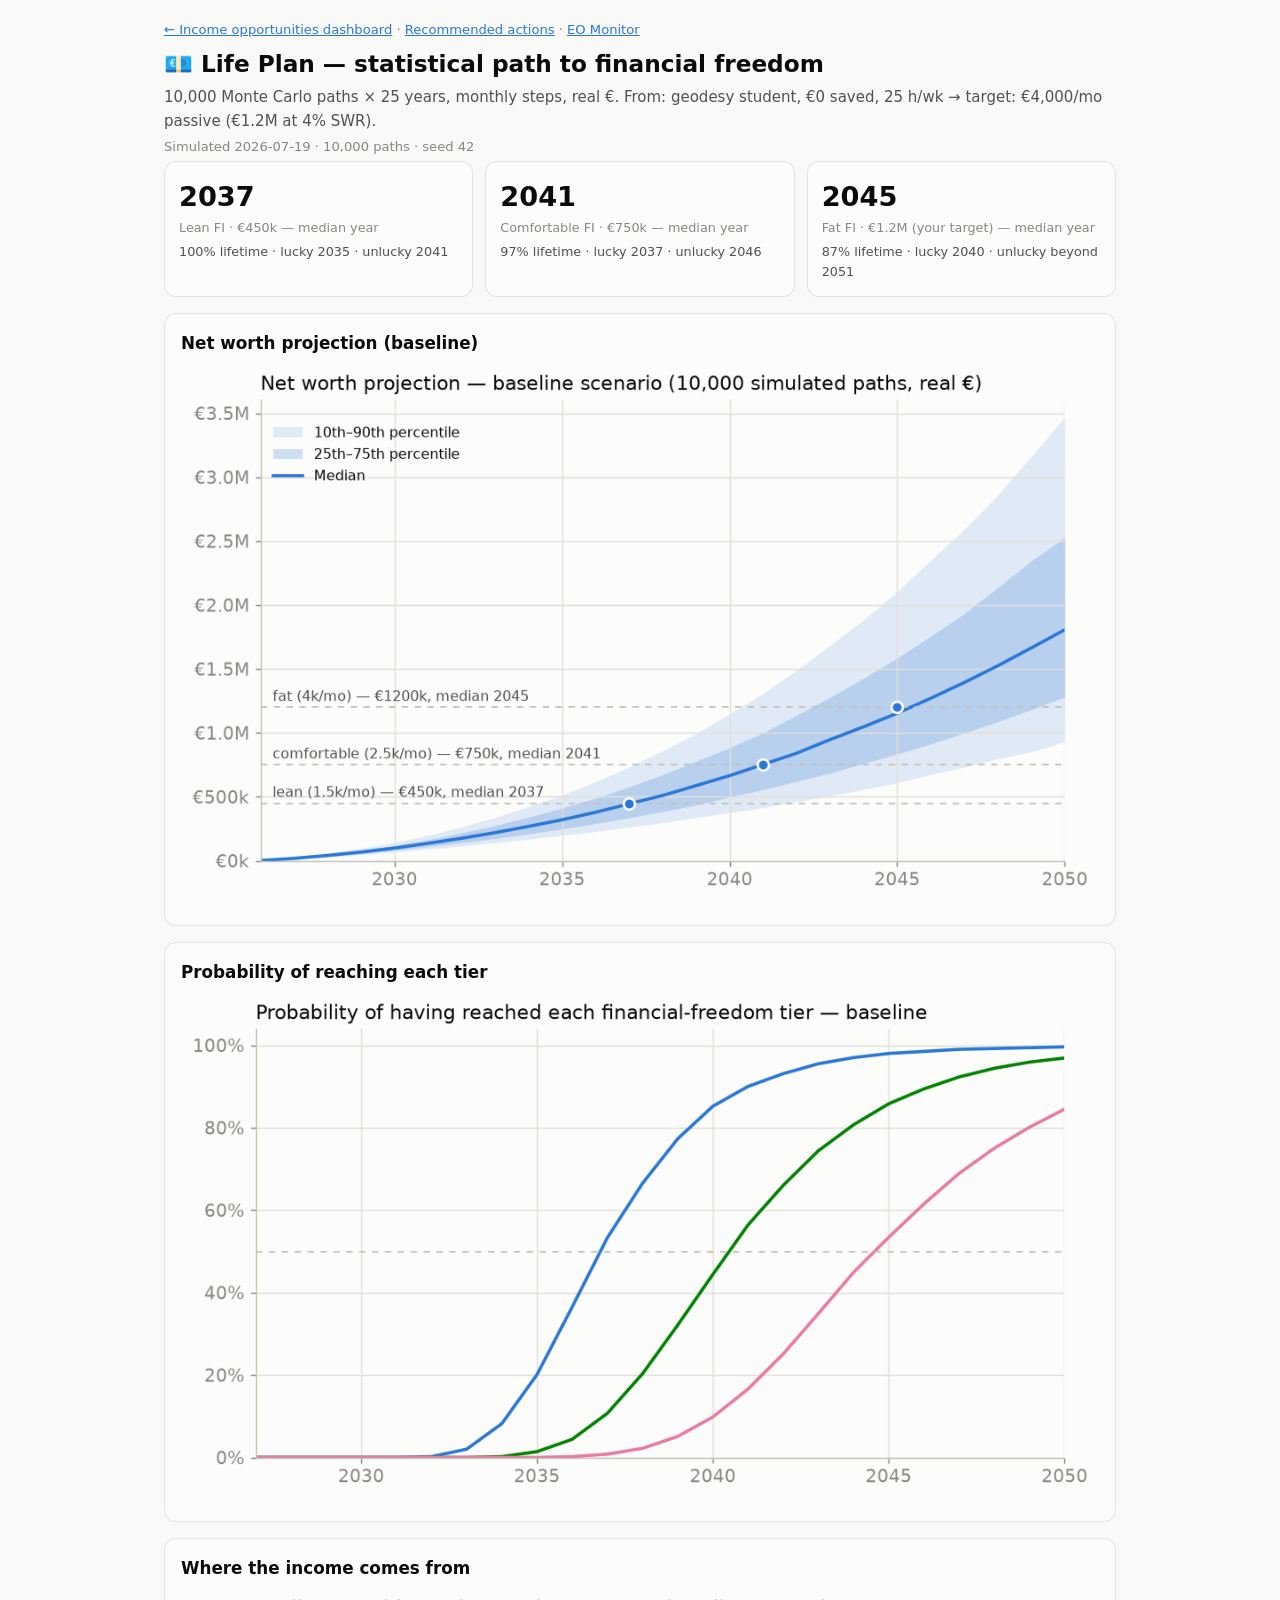
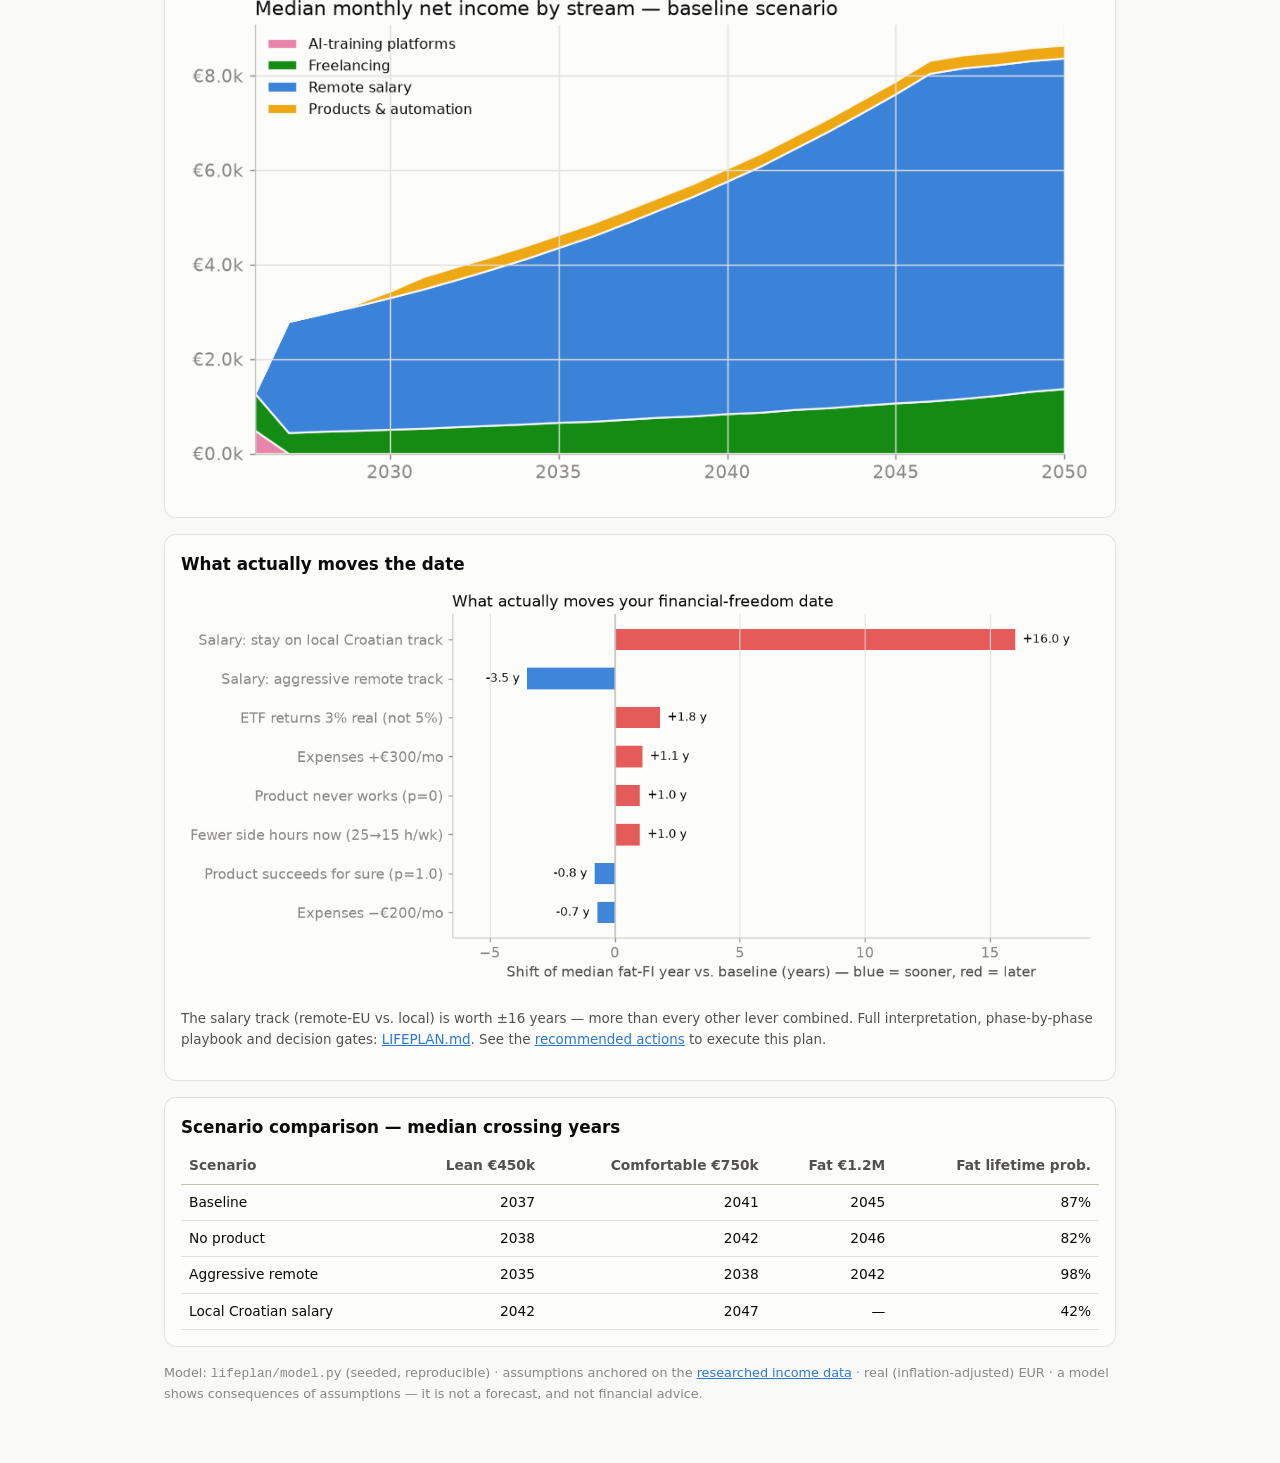
<file: site/lifeplan.html>
<!DOCTYPE html>
<html lang="en">
<head>
<meta charset="utf-8">
<meta name="viewport" content="width=device-width, initial-scale=1">
<title>Life Plan — Statistical Path to Financial Freedom</title>
<link rel="icon" href="data:image/svg+xml,<svg xmlns='http://www.w3.org/2000/svg' viewBox='0 0 100 100'><text y='.9em' font-size='90'>💶</text></svg>">
<style>
  :root {
    color-scheme: light;
    --page: #f9f9f7; --surface-1: #fcfcfb;
    --text-primary: #0b0b0b; --text-secondary: #52514e; --muted: #898781;
    --grid: #e1e0d9; --baseline: #c3c2b7; --border: rgba(11,11,11,.10);
    --accent: #2a78d6; --good: #0ca30c;
  }
  @media (prefers-color-scheme: dark) {
    :root:not([data-theme="light"]) {
      color-scheme: dark;
      --page: #0d0d0d; --surface-1: #1a1a19;
      --text-primary: #ffffff; --text-secondary: #c3c2b7; --muted: #898781;
      --grid: #2c2c2a; --baseline: #383835; --border: rgba(255,255,255,.10);
      --accent: #3987e5;
    }
  }
  :root[data-theme="dark"] {
    color-scheme: dark;
    --page: #0d0d0d; --surface-1: #1a1a19;
    --text-primary: #ffffff; --text-secondary: #c3c2b7; --muted: #898781;
    --grid: #2c2c2a; --baseline: #383835; --border: rgba(255,255,255,.10);
    --accent: #3987e5;
  }
  * { box-sizing: border-box; }
  body { margin: 0; background: var(--page); color: var(--text-primary);
         font: 15px/1.55 system-ui, -apple-system, "Segoe UI", sans-serif; }
  .wrap { max-width: 980px; margin: 0 auto; padding: 20px 14px 60px; }
  header h1 { font-size: 1.45rem; margin: 6px 0 4px; }
  header p { color: var(--text-secondary); margin: 0 0 4px; }
  .small { font-size: .82rem; color: var(--muted); }
  a { color: var(--accent); }
  .card { background: var(--surface-1); border: 1px solid var(--border);
          border-radius: 12px; padding: 16px; margin-bottom: 16px; }
  .card h2 { font-size: 1.05rem; margin: 0 0 8px; }
  .tiles { display: grid; grid-template-columns: repeat(auto-fit, minmax(200px, 1fr)); gap: 12px; }
  .tile { background: var(--surface-1); border: 1px solid var(--border);
          border-radius: 12px; padding: 14px; }
  .tile .v { font-size: 1.7rem; font-weight: 700; }
  .tile .l { font-size: .8rem; color: var(--muted); }
  .tile .s { font-size: .8rem; color: var(--text-secondary); margin-top: 4px; }
  .chart { width: 100%; height: auto; border-radius: 8px; background: #fcfcfb; }
  .tablebox { overflow-x: auto; }
  table { border-collapse: collapse; width: 100%; font-size: .86rem; min-width: 560px; }
  th, td { text-align: left; padding: 7px 8px; border-bottom: 1px solid var(--grid); }
  th { color: var(--text-secondary); border-bottom-color: var(--baseline); }
  td.num, th.num { text-align: right; font-variant-numeric: tabular-nums; }
  footer { color: var(--muted); font-size: .8rem; margin-top: 10px; }
  .note { font-size: .84rem; color: var(--text-secondary); }
</style>
</head>
<body>
<div class="wrap">
  <header>
    <p class="small"><a href="index.html">← Income opportunities dashboard</a> · <a href="actions.html">Recommended actions</a> · <a href="../eo-monitor/site/index.html">EO Monitor</a></p>
    <h1>💶 Life Plan — statistical path to financial freedom</h1>
    <p>10,000 Monte Carlo paths × 25 years, monthly steps, real €. From: geodesy student, €0 saved, 25 h/wk → target: €4,000/mo passive (€1.2M at 4% SWR).</p>
    <p class="small" id="meta">Loading results…</p>
  </header>

  <div class="tiles" id="tiles"></div>

  <div class="card" style="margin-top:16px">
    <h2>Net worth projection (baseline)</h2>
    <img class="chart" src="../data/lifeplan/networth_fan.png" alt="Net worth fan chart with FI tier lines">
  </div>

  <div class="card">
    <h2>Probability of reaching each tier</h2>
    <img class="chart" src="../data/lifeplan/fi_probability.png" alt="Probability of reaching each FI tier by year">
  </div>

  <div class="card">
    <h2>Where the income comes from</h2>
    <img class="chart" src="../data/lifeplan/income_composition.png" alt="Median monthly income by stream">
  </div>

  <div class="card">
    <h2>What actually moves the date</h2>
    <img class="chart" src="../data/lifeplan/sensitivity.png" alt="Sensitivity tornado chart">
    <p class="note">The salary track (remote-EU vs. local) is worth ±16 years — more than every other lever combined. Full interpretation, phase-by-phase playbook and decision gates: <a id="planlink" href="https://github.com/grgurgemini-spec/financial-research-/blob/main/LIFEPLAN.md">LIFEPLAN.md</a>. See the <a href="actions.html">recommended actions</a> to execute this plan.</p>
  </div>

  <div class="card">
    <h2>Scenario comparison — median crossing years</h2>
    <div class="tablebox"><table>
      <thead><tr><th>Scenario</th><th class="num">Lean €450k</th><th class="num">Comfortable €750k</th><th class="num">Fat €1.2M</th><th class="num">Fat lifetime prob.</th></tr></thead>
      <tbody id="scenarios"></tbody>
    </table></div>
  </div>

  <footer>Model: <code>lifeplan/model.py</code> (seeded, reproducible) · assumptions anchored on the <a href="index.html">researched income data</a> · real (inflation-adjusted) EUR · a model shows consequences of assumptions — it is not a forecast, and not financial advice.</footer>
</div>
<script>
"use strict";
fetch("../data/lifeplan/results.json").then(r => r.json()).then(R => {
  document.getElementById("meta").textContent =
    `Simulated ${R.meta.generated} · ${R.meta.n_paths.toLocaleString()} paths · seed ${R.meta.seed}`;
  const B = R.scenarios["baseline"].fi;
  const tiers = [
    ["lean (1.5k/mo)", "Lean FI · €450k"],
    ["comfortable (2.5k/mo)", "Comfortable FI · €750k"],
    ["fat (4k/mo)", "Fat FI · €1.2M (your target)"],
  ];
  document.getElementById("tiles").innerHTML = tiers.map(([k, label]) => {
    const f = B[k];
    return `<div class="tile"><div class="v">${f.median_year ?? "—"}</div>` +
      `<div class="l">${label} — median year</div>` +
      `<div class="s">${Math.round(f.prob_ever * 100)}% lifetime · lucky ${f.p10_year ?? "—"} · unlucky ${f.p90_year ?? "beyond 2051"}</div></div>`;
  }).join("");
  const names = { "baseline": "Baseline", "no-product": "No product",
                  "aggressive": "Aggressive remote", "croatia-local": "Local Croatian salary" };
  document.getElementById("scenarios").innerHTML = Object.entries(R.scenarios).map(([k, s]) => {
    const f = s.fi;
    const y = t => f[t].median_year ?? "—";
    return `<tr><td>${names[k] ?? k}</td><td class="num">${y("lean (1.5k/mo)")}</td>` +
      `<td class="num">${y("comfortable (2.5k/mo)")}</td><td class="num">${y("fat (4k/mo)")}</td>` +
      `<td class="num">${Math.round(f["fat (4k/mo)"].prob_ever * 100)}%</td></tr>`;
  }).join("");
}).catch(() => {
  document.getElementById("meta").textContent =
    "Could not load results.json — serve the repo root (python -m http.server) and open /site/lifeplan.html.";
});
</script>
</body>
</html>
</file>
<file: eo-monitor/site/style.css>
:root {
  color-scheme: light;
  --page: #f9f9f7; --surface-1: #fcfcfb;
  --text-primary: #0b0b0b; --text-secondary: #52514e; --muted: #898781;
  --grid: #e1e0d9; --baseline: #c3c2b7; --border: rgba(11,11,11,.10);
  --series-1: #2a78d6; --series-2: #008300;
  --good: #0ca30c; --critical: #d03b3b; --warning: #fab219;
  --accent: #2a78d6;
}
@media (prefers-color-scheme: dark) {
  :root:not([data-theme="light"]) {
    color-scheme: dark;
    --page: #0d0d0d; --surface-1: #1a1a19;
    --text-primary: #ffffff; --text-secondary: #c3c2b7; --muted: #898781;
    --grid: #2c2c2a; --baseline: #383835; --border: rgba(255,255,255,.10);
    --series-1: #3987e5; --series-2: #008300;
    --accent: #3987e5;
  }
}
:root[data-theme="dark"] {
  color-scheme: dark;
  --page: #0d0d0d; --surface-1: #1a1a19;
  --text-primary: #ffffff; --text-secondary: #c3c2b7; --muted: #898781;
  --grid: #2c2c2a; --baseline: #383835; --border: rgba(255,255,255,.10);
  --series-1: #3987e5; --series-2: #008300;
  --accent: #3987e5;
}
* { box-sizing: border-box; }
body {
  margin: 0; background: var(--page); color: var(--text-primary);
  font: 15px/1.5 system-ui, -apple-system, "Segoe UI", sans-serif;
}
.wrap { max-width: 1000px; margin: 0 auto; padding: 20px 14px 60px; }
header h1 { font-size: 1.4rem; margin: 6px 0 2px; }
header p { color: var(--text-secondary); margin: 0 0 4px; }
header .small { font-size: .82rem; color: var(--muted); }
a { color: var(--accent); }
.card {
  background: var(--surface-1); border: 1px solid var(--border);
  border-radius: 12px; padding: 16px; margin-bottom: 16px;
}
.cards { display: grid; grid-template-columns: repeat(auto-fill, minmax(280px, 1fr)); gap: 14px; }
.card h2 { font-size: 1.05rem; margin: 0 0 4px; }
.card h2 a { color: inherit; text-decoration: none; }
.card h2 a:hover { text-decoration: underline; }
.tag {
  display: inline-block; font-size: .72rem; padding: 1px 8px; border-radius: 999px;
  border: 1px solid var(--border); color: var(--text-secondary); margin-bottom: 8px;
  text-transform: uppercase; letter-spacing: .04em;
}
.stat-row { display: flex; gap: 18px; margin: 10px 0 4px; flex-wrap: wrap; }
.stat .v { font-size: 1.3rem; font-weight: 700; }
.stat .l { font-size: .75rem; color: var(--muted); }
.flag {
  display: inline-flex; align-items: center; gap: 6px; font-size: .8rem; font-weight: 600;
  color: var(--critical); border: 1px solid var(--critical); border-radius: 8px;
  padding: 3px 9px; margin: 4px 6px 0 0;
}
.ok { color: var(--good); border-color: var(--good); }
.desc { color: var(--text-secondary); font-size: .86rem; margin: 6px 0 0; }
.mapimg { width: 100%; height: auto; border-radius: 8px; background: #fff; }
.gallery { display: grid; grid-template-columns: repeat(auto-fill, minmax(140px, 1fr)); gap: 8px; margin-top: 10px; }
.gallery img { width: 100%; border-radius: 6px; cursor: pointer; background: #fff; }
.gallery .sel { outline: 2px solid var(--accent); }
.gallery figcaption { font-size: .72rem; color: var(--muted); text-align: center; }
#chartbox { position: relative; }
#chart { width: 100%; height: auto; display: block; }
.legend { display: flex; gap: 16px; font-size: .82rem; color: var(--text-secondary); margin-bottom: 4px; }
.legend span { display: inline-flex; align-items: center; gap: 6px; }
.legend .sw { width: 14px; height: 3px; border-radius: 2px; display: inline-block; }
#tooltip {
  position: absolute; pointer-events: none; display: none; z-index: 5;
  background: var(--surface-1); color: var(--text-primary);
  border: 1px solid var(--border); border-radius: 8px;
  box-shadow: 0 4px 14px rgba(0,0,0,.18);
  padding: 7px 10px; font-size: .8rem; white-space: nowrap;
}
table { border-collapse: collapse; width: 100%; font-size: .84rem; }
th, td { text-align: left; padding: 6px 8px; border-bottom: 1px solid var(--grid); }
th { color: var(--text-secondary); border-bottom-color: var(--baseline); }
td.num, th.num { text-align: right; font-variant-numeric: tabular-nums; }
.tablebox { overflow-x: auto; }
footer { color: var(--muted); font-size: .8rem; margin-top: 10px; }
</file>
